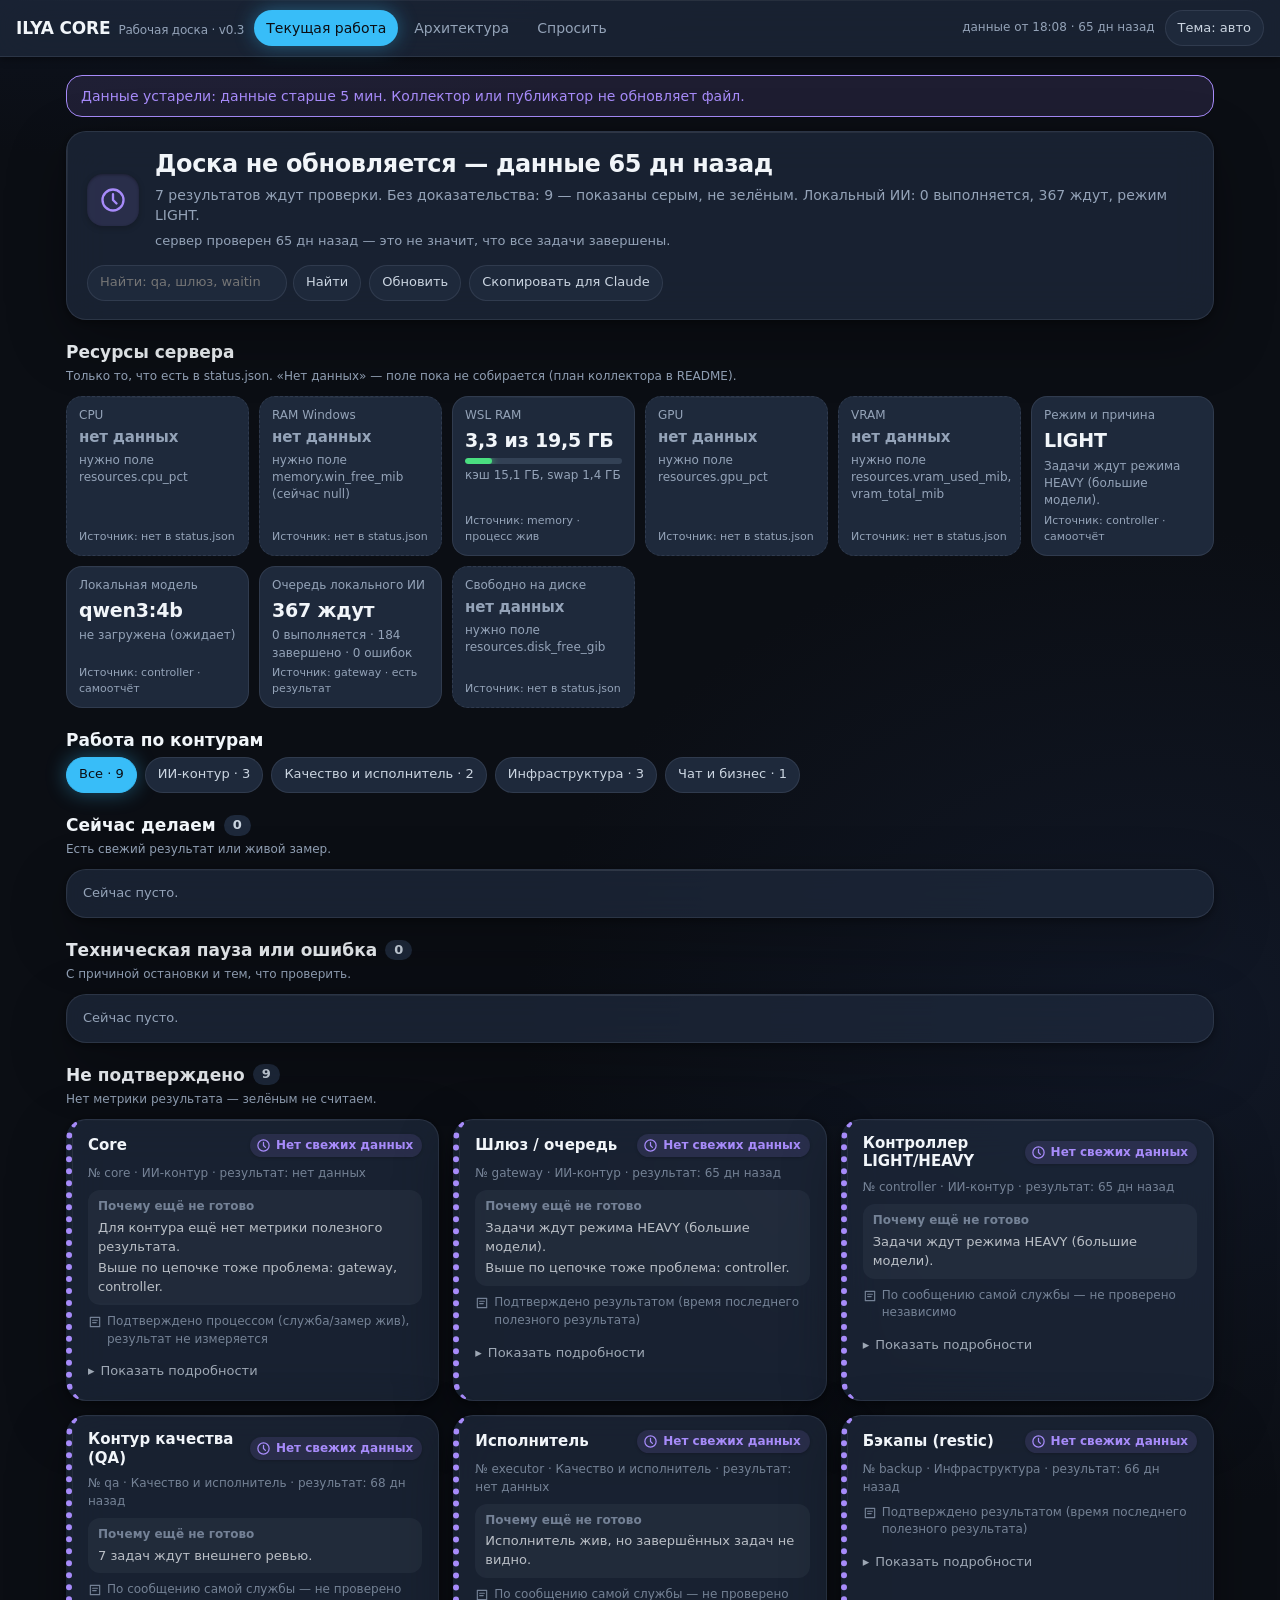
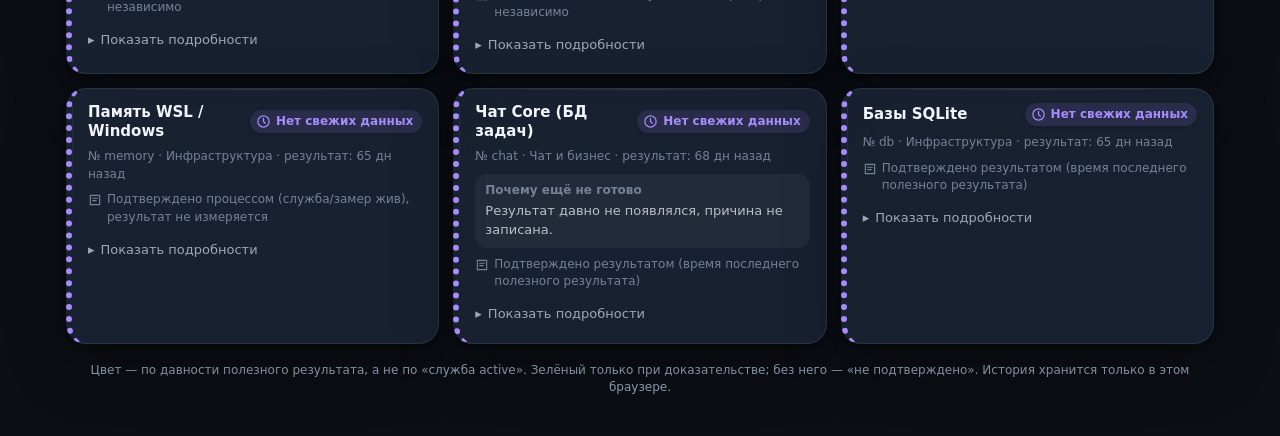
<file: dashboard/redesign/dark-bento/index.html>
<!doctype html>
<html lang="ru"><head><meta charset="utf-8">
<meta name="viewport" content="width=device-width,initial-scale=1,viewport-fit=cover">
<meta http-equiv="Content-Security-Policy" content="default-src 'self'; script-src 'self'; style-src 'self'; img-src 'self' data:; connect-src 'self'; manifest-src 'self'; worker-src 'self'; base-uri 'none'; form-action 'none'">
<meta name="color-scheme" content="light dark">
<meta name="theme-color" content="#fbfaf3" media="(prefers-color-scheme: light)">
<meta name="theme-color" content="#101317" media="(prefers-color-scheme: dark)">
<title>ILYA CORE · Рабочая доска</title>
<link rel="stylesheet" href="styles.css?v=3">
<link rel="stylesheet" href="arch.css?v=4">
<link rel="stylesheet" href="ask.css?v=4">
<link rel="manifest" href="manifest.webmanifest">
<link rel="icon" href="icon.svg" type="image/svg+xml">
<link rel="apple-touch-icon" href="icon-180.png">
</head><body>
<a class="skip" href="#main">К содержимому</a>
<header class="bar">
  <p class="brand">ILYA CORE <small>Рабочая доска · v0.3</small></p>
  <nav class="tabs" aria-label="Вкладки">
    <a class="tab" href="./" aria-current="page">Текущая работа</a>
    <a class="tab" href="#architecture" id="tab-arch">Архитектура</a>
    <a class="tab" href="#ask" id="tab-ask">Спросить</a>
  </nav>
  <span class="upd" id="upd" aria-live="off">данные: —</span>
  <button type="button" class="btn" id="theme" aria-label="Тема оформления">Тема: авто</button>
</header>

<main id="main" tabindex="-1">
  <div id="banner" class="banner" hidden role="alert"></div>

  <section id="overview" class="overview g unknown" aria-labelledby="ov-head">
    <div class="lamp" aria-hidden="true" id="ov-lamp"></div>
    <h2 id="ov-head" aria-live="polite">Загрузка…</h2>
    <p id="ov-sub"></p>
    <p class="honest" id="ov-honest"></p>
    <div class="actions no-print">
      <form class="goto" id="goto" role="search">
        <label class="sr" for="q">Найти карточку</label>
        <input id="q" type="search" placeholder="Найти: qa, шлюз, waiting…" autocomplete="off">
        <button type="submit" class="btn">Найти</button>
      </form>
      <button type="button" class="btn" id="refresh">Обновить</button>
      <button type="button" class="btn" id="copy">Скопировать для Claude</button>
    </div>
  </section>

  <textarea id="export-out" class="export" hidden readonly rows="10" aria-label="Состояние текстом"></textarea>

  <section class="sec" aria-labelledby="res-h">
    <h2 id="res-h">Ресурсы сервера</h2>
    <p class="note">Только то, что есть в status.json. «Нет данных» — поле пока не собирается (план коллектора в README).</p>
    <div class="tiles" id="tiles"></div>
  </section>

  <section class="sec" aria-labelledby="work-h">
    <h2 id="work-h">Работа по контурам</h2>
    <div class="pills no-print" id="chips" role="group" aria-label="Фильтр по контуру"></div>
    <div id="groups"></div>
  </section>

  <section class="sec" id="ask-section" aria-labelledby="ask-section-h">
    <div id="ask-container"></div>
  </section>

  <section class="sec arch" id="architecture" aria-labelledby="arch-h">
    <h2 id="arch-h">Архитектура <span class="n">карта · v0.1</span></h2>
    <p class="note">Связь на карте — возможный путь данных, а не факт выполнения. Свет бежит только по связи с реальным событием
      (результат не старше 15 мин); остальные связи статичны — «нет потока».</p>
    <div class="arch-tools no-print">
      <form class="goto" id="arch-find" role="search">
        <label class="sr" for="arch-q">Найти компонент</label>
        <input id="arch-q" type="search" placeholder="Компонент (Ctrl K): шлюз, restic…" autocomplete="off">
        <button type="submit" class="btn">Найти</button>
      </form>
      <div class="zoom" role="group" aria-label="Масштаб">
        <button type="button" class="btn" id="arch-out" aria-label="Уменьшить">−</button>
        <button type="button" class="btn" id="arch-zoom" aria-label="Сбросить масштаб">100%</button>
        <button type="button" class="btn" id="arch-in" aria-label="Увеличить">+</button>
      </div>
      <button type="button" class="btn" id="arch-anim" aria-pressed="true">Анимация: вкл</button>
    </div>
    <div id="arch-err" class="banner fail" hidden role="alert"></div>
    <div class="arch-body">
      <div class="arch-canvas g"><svg id="arch-svg" role="group" aria-label="Карта компонентов сервера"></svg></div>
      <aside class="arch-panel g" id="arch-panel" aria-live="polite"></aside>
    </div>
    <div class="arch-path g no-print">
      <label for="arch-path">Путь задачи</label>
      <select id="arch-path"></select>
      <button type="button" class="btn" id="arch-show" aria-pressed="false">Показать маршрут</button>
    </div>
    <ul class="legend" aria-label="Легенда">
      <li><span class="st ok">Работает</span></li><li><span class="st warn">Внимание</span></li>
      <li><span class="st fail">Ошибка</span></li><li><span class="st unknown">Нет данных</span></li>
      <li><span class="lg flow"></span>поток по событию</li><li><span class="lg still"></span>нет потока</li>
    </ul>
    <p class="note" id="arch-foot"></p>
  </section>

  <footer class="foot">Цвет — по давности полезного результата, а не по «служба active». Зелёный только при доказательстве;
    без него — «не подтверждено». История хранится только в этом браузере.</footer>
</main>
<script src="logic.js?v=3"></script>
<script src="monitor.js?v=3"></script>
<script src="arch.js?v=4"></script>
<script src="ask.js?v=4"></script>
</body></html>
</file>
<file: dashboard/redesign/dark-bento/styles.css>
/* Доска ILYA CORE — тёмная бенто-тема (refs: docs/design-reference-pinterest-20261003.md строки 7-8).
   Объёмность: слоистые тени + inner highlight + градиент + backdrop-filter + свечение акцентов.
   Анимация наведения: подъём 2–4px, 150–200ms ease-out, без масштаба >1.02. */

/* ---------- Токены: тёмная бенто (по умолчанию) ---------- */
:root{
  color-scheme:dark;
  --bg1:#0B0E14; --bg2:#0F172A; --bg3:#111827; --bg4:#1E293B; --bg5:#334155;
  --glass:rgba(30,41,59,.75);                        /* полупрозрачная карточка */
  --solid:#1E293B;                                   /* непрозрачная поверхность */
  --tx:#F1F5F9; --mut:#94A3B8;                       /* текст: основной/вторичный */
  --bd:rgba(148,163,184,.15);                        /* обводка */
  --focus:#38BDF8;
  --chip:#1E293B; --chip-tx:#CBD5E1;
  --sh-near:0 2px 8px rgba(0,0,0,0.4);               /* ближняя резкая тень */
  --sh-far:0 20px 60px rgba(0,0,0,0.3);              /* дальняя мягкая */
  --sh-hover:0 4px 12px rgba(0,0,0,0.5), 0 24px 80px rgba(0,0,0,0.4);
  --glow:0 0 20px rgba(56,189,248,0.4);              /* свечение акцента */
  /* статусы */
  --ok:#4ADE80;      --ok-bg:rgba(74,222,128,.12);
  --warn:#FBBF24;    --warn-bg:rgba(251,191,36,.12);
  --fail:#F87171;    --fail-bg:rgba(248,113,113,.12);
  --unknown:#94A3B8; --unknown-bg:rgba(148,163,184,.1);
  --stale:#A78BFA;   --stale-bg:rgba(167,139,250,.12);
  --track:#334155;                                   /* дорожка gauge */
  --accent:#38BDF8; --accent-glow:rgba(56,189,248,0.4);  /* бирюзовый */
  --secondary:#E9A568;                               /* оранжевый */
  --r-lg:20px; --r-md:16px; --r-sm:999px;
  --gap:14px;
  --font:system-ui,-apple-system,"Segoe UI",Roboto,"Helvetica Neue",Arial,sans-serif;
  --mono:ui-monospace,"Cascadia Mono","Segoe UI Mono",Consolas,monospace;
  --t-fast:.18s; --t-mid:.35s;
}

/* ---------- Светлая тема: переключатель data-theme=light ---------- */
:root[data-theme=light]{
  color-scheme:light;
  --bg1:#FAFAF9; --bg2:#F5F5F4; --bg3:#E7E5E4; --bg4:#D6D3D1; --bg5:#A8A29E;
  --glass:rgba(255,255,255,.8); --solid:#FFFFFF;
  --tx:#1C1917; --mut:#78716C;
  --bd:rgba(120,113,108,.2); --focus:#2563EB;
  --chip:#F5F5F4; --chip-tx:#44403C;
  --sh-near:0 2px 8px rgba(0,0,0,0.08); --sh-far:0 20px 60px rgba(0,0,0,0.12);
  --sh-hover:0 4px 12px rgba(0,0,0,0.1), 0 24px 80px rgba(0,0,0,0.15);
  --glow:0 0 20px rgba(37,99,235,0.3);
  --ok:#16A34A;      --ok-bg:rgba(22,163,74,.12);
  --warn:#D97706;    --warn-bg:rgba(217,119,6,.12);
  --fail:#DC2626;    --fail-bg:rgba(220,38,38,.12);
  --unknown:#78716C; --unknown-bg:rgba(120,113,108,.1);
  --stale:#7C3AED;   --stale-bg:rgba(124,58,237,.12);
  --track:#E7E5E4;
  --accent:#2563EB; --accent-glow:rgba(37,99,235,0.3);
  --secondary:#EA580C;
}

/* ---------- База ---------- */
*{box-sizing:border-box}
html{-webkit-text-size-adjust:100%}
body{
  margin:0; min-height:100vh; color:var(--tx); background-color:var(--bg1);
  font:15px/1.45 var(--font);
  background:radial-gradient(1200px 600px at 10% -10%,var(--bg2),transparent 60%),
             radial-gradient(900px 700px at 90% 50%,var(--bg3),transparent 70%),
             var(--bg1) fixed;
}
main{max-width:1180px;margin:0 auto;padding:18px 16px 40px}
a{color:inherit}
:focus-visible{outline:3px solid var(--focus);outline-offset:2px;border-radius:8px}
.sr{position:absolute;width:1px;height:1px;overflow:hidden;clip:rect(0 0 0 0);white-space:nowrap}
.ico{width:18px;height:18px;flex:none;fill:none;stroke:currentColor;stroke-width:2;stroke-linecap:round;stroke-linejoin:round}

/* стекло с объёмностью */
.g{
  background:var(--glass); border:1px solid var(--bd); border-radius:var(--r-lg);
  box-shadow:var(--sh-near), var(--sh-far);
  -webkit-backdrop-filter:blur(20px); backdrop-filter:blur(20px);
  position:relative; overflow:hidden;
}
/* inner highlight сверху/слева */
.g::before{
  content:''; position:absolute; top:0; left:0; right:0; height:1px;
  background:linear-gradient(90deg, transparent, rgba(255,255,255,0.1) 50%, transparent);
  pointer-events:none;
}
.g::after{
  content:''; position:absolute; top:0; left:0; bottom:0; width:1px;
  background:linear-gradient(180deg, rgba(255,255,255,0.08), transparent 60%);
  pointer-events:none;
}

/* ---------- Шапка ---------- */
.top{display:flex;align-items:center;gap:12px;flex-wrap:wrap;margin-bottom:var(--gap)}
.top h1{font-size:22px;letter-spacing:-.01em;margin:0;flex:1 1 auto}
.sub{color:var(--mut);font-size:13px}
.btn{
  display:inline-flex;align-items:center;gap:6px;min-height:36px;padding:6px 12px;
  font:inherit;font-size:13px;color:var(--chip-tx);background:var(--chip);
  border:1px solid var(--bd);border-radius:var(--r-sm);cursor:pointer;
  transition:background var(--t-fast),transform var(--t-fast),box-shadow var(--t-fast);
}
.btn:hover{background:var(--glass);transform:translateY(-1px);box-shadow:var(--sh-near)}
.btn:active{transform:scale(.97)}
@media (prefers-reduced-motion:reduce){.btn:hover{transform:none}}

/* баннер устаревших данных / ошибки */
.banner{display:flex;align-items:center;gap:10px;padding:10px 14px;margin-bottom:var(--gap);border-radius:var(--r-md);font-size:14px}
.banner[hidden]{display:none}
.banner.stale{background:var(--stale-bg);color:var(--stale);border:1px solid var(--stale)}
.banner.fail{background:var(--fail-bg);color:var(--fail);border:1px solid var(--fail)}

/* ---------- Блок «здоровье системы» ---------- */
.health{display:grid;grid-template-columns:minmax(200px,260px) 1fr;gap:var(--gap);padding:16px;margin-bottom:var(--gap)}
.gauge{display:flex;flex-direction:column;align-items:center;justify-content:center;text-align:center}
.gauge svg{width:100%;max-width:220px;overflow:visible}
.gauge .trk{fill:none;stroke:var(--track);stroke-width:14;stroke-linecap:round}
.gauge .val{fill:none;stroke:var(--ok);stroke-width:14;stroke-linecap:round;transition:stroke-dasharray .8s ease,stroke var(--t-mid);
  filter:drop-shadow(0 0 8px var(--ok))}
.gauge.warn .val{stroke:var(--warn);filter:drop-shadow(0 0 8px var(--warn))}
.gauge.fail .val{stroke:var(--fail);filter:drop-shadow(0 0 8px var(--fail))}
.gauge.unknown .val,.gauge.stale .val{stroke:var(--unknown);filter:none}
.gauge b{font-size:36px;letter-spacing:-.02em;margin-top:-58px;font-variant-numeric:tabular-nums}
.gauge span{color:var(--mut);font-size:12px;margin-top:8px;max-width:220px}
.kpis{display:grid;grid-template-columns:repeat(auto-fit,minmax(130px,1fr));gap:10px;align-content:start}
.kpi{background:var(--solid);border:1px solid var(--bd);border-radius:var(--r-md);padding:10px 12px;min-height:86px;
  display:flex;flex-direction:column;gap:2px;position:relative;
  transition:transform var(--t-fast),box-shadow var(--t-fast)}
.kpi::before{content:'';position:absolute;top:0;left:0;right:0;height:1px;
  background:linear-gradient(90deg,transparent,rgba(255,255,255,0.06) 50%,transparent);pointer-events:none}
.kpi:hover{transform:translateY(-2px);box-shadow:var(--sh-near)}
@media (prefers-reduced-motion:reduce){.kpi:hover{transform:none}}
.kpi .k{display:flex;align-items:center;gap:6px;color:var(--mut);font-size:12px}
.kpi .v{font-size:26px;font-weight:650;font-variant-numeric:tabular-nums;letter-spacing:-.01em}
.kpi .h{color:var(--mut);font-size:12px}
.kpi.ok .k .ico{color:var(--ok)} .kpi.warn .k .ico{color:var(--warn)}
.kpi.fail .k .ico{color:var(--fail)} .kpi.unknown .k .ico{color:var(--unknown)}

/* фильтры-пилюли */
.pills{display:flex;flex-wrap:wrap;gap:8px;margin:0 0 var(--gap)}
.pills .btn[aria-pressed=true]{background:var(--accent);color:var(--bg1);border-color:var(--accent);box-shadow:var(--glow)}

/* ---------- Сетка карточек бенто ---------- */
.grid{display:grid;grid-template-columns:repeat(auto-fill,minmax(290px,1fr));gap:var(--gap)}
.card{
  position:relative;padding:14px 16px 12px;display:flex;flex-direction:column;gap:8px;
  border-left:6px solid var(--unknown);
  transition:box-shadow var(--t-fast),transform 200ms ease-out;
  animation:in var(--t-mid) ease both;
}
.grid.settled .card{animation:none}
.card:hover{box-shadow:var(--sh-hover);transform:translateY(-3px)}
@media (prefers-reduced-motion:reduce){.card:hover{transform:translateY(-1px)}}
.card.ok{border-left-color:var(--ok)} .card.warn{border-left-color:var(--warn)}
.card.fail{border-left-color:var(--fail)} .card.unknown{border-left-color:var(--unknown);border-left-style:dashed}
.card.stale{border-left-color:var(--stale);border-left-style:dotted}
.card.stale>*:not(.head){opacity:.75}
.head{display:flex;align-items:center;gap:10px}
.head .kico{width:34px;height:34px;border-radius:10px;display:grid;place-items:center;background:var(--chip);color:var(--chip-tx);flex:none}
.head .t{font:inherit;margin:0;font-weight:650;flex:1 1 auto;line-height:1.25}

/* статус-пилюля с объёмным свечением */
.st{display:inline-flex;align-items:center;gap:5px;padding:3px 9px 3px 6px;border-radius:var(--r-sm);font-size:12px;font-weight:600;white-space:nowrap;
  box-shadow:0 1px 3px rgba(0,0,0,0.2)}
.st .ico{width:15px;height:15px}
.st.ok{color:var(--ok);background:var(--ok-bg);box-shadow:0 0 12px rgba(74,222,128,0.3)}
.st.warn{color:var(--warn);background:var(--warn-bg);box-shadow:0 0 12px rgba(251,191,36,0.3)}
.st.fail{color:var(--fail);background:var(--fail-bg);box-shadow:0 0 12px rgba(248,113,113,0.3)}
.st.unknown{color:var(--unknown);background:var(--unknown-bg)}
.st.stale{color:var(--stale);background:var(--stale-bg)}
.card.fail .st{animation:pulse 2.4s ease-in-out infinite}

.rows{display:grid;grid-template-columns:auto 1fr;gap:4px 12px;font-size:13px;margin:0}
.rows dt{color:var(--mut)} .rows dd{margin:0;text-align:right;font-variant-numeric:tabular-nums}
.wait{display:inline-flex;align-items:center;gap:4px;color:var(--warn);font-weight:600}
.src{display:inline-flex;align-items:center;gap:4px}
.det{display:flex;flex-wrap:wrap;gap:6px;margin-top:2px}
.chip{font-size:12px;padding:2px 8px;border-radius:8px;background:var(--chip);color:var(--chip-tx);font-family:var(--mono)}
.note{font-size:12px;color:var(--mut)}

/* скелет загрузки */
.skel{min-height:150px;background:linear-gradient(90deg,var(--chip) 0,var(--glass) 50%,var(--chip) 100%);background-size:200% 100%;animation:shimmer 1.4s linear infinite;border-left-color:transparent}
.empty{grid-column:1/-1;display:flex;flex-direction:column;align-items:center;gap:8px;padding:36px 16px;text-align:center;color:var(--mut)}
.empty .ico{width:48px;height:48px;stroke-width:1.5;color:var(--unknown)}
.empty b{color:var(--tx);font-size:16px}

.foot{margin-top:18px;color:var(--mut);font-size:12px;text-align:center}

/* ==================== Итоговая доска ==================== */
body{background-color:var(--bg1)}
.skip{position:absolute;left:-999px;top:8px;z-index:20;padding:10px 14px;background:var(--solid);color:var(--tx);border-radius:10px}
.skip:focus{left:12px}

/* закреплённая шапка с backdrop-filter */
.bar{position:sticky;top:0;z-index:10;display:flex;align-items:center;gap:10px;flex-wrap:wrap;
  padding:10px 16px;padding-top:max(10px,env(safe-area-inset-top));border-bottom:1px solid var(--bd);
  background:var(--glass);-webkit-backdrop-filter:blur(20px);backdrop-filter:blur(20px);
  box-shadow:var(--sh-near)}
.bar::before{content:'';position:absolute;top:0;left:0;right:0;height:1px;
  background:linear-gradient(90deg,transparent,rgba(255,255,255,0.08) 50%,transparent);pointer-events:none}
.brand{display:flex;align-items:baseline;gap:8px;margin:0;font-size:17px;font-weight:700;letter-spacing:-.01em}
.brand small{color:var(--mut);font-weight:500;font-size:12px}
.tabs{display:flex;gap:4px;flex:1 1 auto}
.tab{display:inline-flex;align-items:center;min-height:36px;padding:6px 12px;border-radius:var(--r-sm);text-decoration:none;font-size:14px;color:var(--mut);
  transition:background var(--t-fast),color var(--t-fast)}
.tab[aria-current=page]{background:var(--accent);color:var(--bg1);box-shadow:var(--glow)}
.upd{font-size:12px;color:var(--mut);font-variant-numeric:tabular-nums}

/* обзор: фраза-итог с объёмной лампой */
.overview{padding:18px 20px;margin-bottom:var(--gap);display:grid;grid-template-columns:auto 1fr;gap:6px 16px;align-items:center}
.overview .lamp{width:52px;height:52px;border-radius:16px;display:grid;place-items:center;grid-row:span 3;background:var(--unknown-bg);color:var(--unknown);
  box-shadow:inset 0 1px 3px rgba(0,0,0,0.3), 0 2px 6px rgba(0,0,0,0.2)}
.overview .lamp .ico{width:28px;height:28px}
.overview.ok .lamp{background:var(--ok-bg);color:var(--ok);box-shadow:inset 0 1px 3px rgba(0,0,0,0.3), 0 0 16px rgba(74,222,128,0.4)}
.overview.warn .lamp{background:var(--warn-bg);color:var(--warn);box-shadow:inset 0 1px 3px rgba(0,0,0,0.3), 0 0 16px rgba(251,191,36,0.4)}
.overview.fail .lamp{background:var(--fail-bg);color:var(--fail);box-shadow:inset 0 1px 3px rgba(0,0,0,0.3), 0 0 16px rgba(248,113,113,0.4)}
.overview.stale .lamp{background:var(--stale-bg);color:var(--stale)}
.overview h2{margin:0;font-size:24px;letter-spacing:-.015em;line-height:1.2}
.overview p{margin:0;color:var(--mut);font-size:14px}
.overview .honest{font-size:13px}
.actions{display:flex;flex-wrap:wrap;gap:8px;grid-column:1/-1;margin-top:8px}
.goto{display:inline-flex;gap:6px;align-items:center}
.goto input{min-height:36px;width:200px;max-width:100%;padding:6px 12px;font:inherit;font-size:13px;color:var(--tx);background:var(--solid);border:1px solid var(--bd);border-radius:var(--r-sm)}

/* разделы */
.sec{margin:0 0 var(--gap)}
.sec>h2{display:flex;align-items:center;gap:8px;font-size:17px;margin:20px 0 4px}
.sec>h2 .n{font-size:13px;font-weight:600;padding:1px 9px;border-radius:var(--r-sm);background:var(--chip);color:var(--chip-tx)}
.sec>p.note{margin:0 0 10px}

/* плитки ресурсов бенто */
.tiles{display:grid;grid-template-columns:repeat(auto-fill,minmax(170px,1fr));gap:10px}
.tile{background:var(--solid);border:1px solid var(--bd);border-radius:var(--r-md);padding:10px 12px;display:flex;flex-direction:column;gap:3px;min-height:92px;
  position:relative;transition:transform 150ms ease-out,box-shadow 150ms ease-out}
.tile::before{content:'';position:absolute;top:0;left:0;right:0;height:1px;
  background:linear-gradient(90deg,transparent,rgba(255,255,255,0.05) 50%,transparent);pointer-events:none}
.tile:hover{transform:translateY(-2px);box-shadow:var(--sh-near)}
@media (prefers-reduced-motion:reduce){.tile:hover{transform:none}}
.tile .k{color:var(--mut);font-size:12px}
.tile .v{font-size:19px;font-weight:650;font-variant-numeric:tabular-nums;letter-spacing:-.01em;overflow-wrap:anywhere}
.tile .h{color:var(--mut);font-size:12px}
.tile .s{color:var(--mut);font-size:11px;margin-top:auto}
.tile.none{border-style:dashed}
.tile.none .v{font-size:15px;color:var(--unknown);font-weight:600}
.meter{height:6px;border-radius:6px;background:var(--track);overflow:hidden}
.meter i{display:block;height:100%;background:var(--ok);border-radius:6px;filter:drop-shadow(0 0 4px var(--ok))}
.meter.warn i{background:var(--warn);filter:drop-shadow(0 0 4px var(--warn))}
.meter.fail i{background:var(--fail);filter:drop-shadow(0 0 4px var(--fail))}

/* карточка: «почему ещё не готово», источник, подробности */
.why{border-radius:12px;padding:8px 10px;background:var(--warn-bg);color:var(--tx);font-size:13px;display:flex;flex-direction:column;gap:3px}
.card.fail .why{background:var(--fail-bg)}
.card.unknown .why,.card.stale .why{background:var(--unknown-bg)}
.why b{font-size:12px;color:var(--mut);font-weight:600}
.why code{font-family:var(--mono);font-size:12px;overflow-wrap:anywhere}
.provenance{font-size:12px;color:var(--mut);display:flex;gap:5px;align-items:flex-start}
.provenance .ico{width:14px;height:14px;margin-top:2px}
.card .num{font-family:var(--mono);font-size:12px;color:var(--mut)}
.card .fact{font-size:12px;color:var(--mut);font-variant-numeric:tabular-nums}
details.more>summary{cursor:pointer;font-size:13px;color:var(--chip-tx);min-height:32px;display:flex;align-items:center;list-style:none}
details.more>summary::before{content:"▸";margin-right:6px;transition:transform var(--t-fast)}
details.more[open]>summary::before{transform:rotate(90deg)}
details.more>summary::-webkit-details-marker{display:none}
.card.hit{outline:3px solid var(--focus);outline-offset:2px}
.empty-sec{padding:14px 16px;color:var(--mut);font-size:13px}
.export{width:100%;font-family:var(--mono);font-size:12px;padding:10px;border-radius:12px;border:1px solid var(--bd);background:var(--solid);color:var(--tx);margin-bottom:var(--gap)}
.export[hidden]{display:none}
.offline{background:var(--stale-bg);color:var(--stale);border:1px solid var(--stale)}

/* ---------- Анимации ---------- */
@keyframes in{from{opacity:0;transform:translateY(6px)}to{opacity:1;transform:none}}
@keyframes pulse{0%,100%{box-shadow:0 0 0 0 transparent}50%{box-shadow:0 0 0 4px var(--fail-bg)}}
@keyframes shimmer{to{background-position:-200% 0}}
@media (prefers-reduced-motion:reduce){
  *,*::before,*::after{animation:none!important;transition:none!important}
}

/* ---------- Адаптив ---------- */
@media (max-width:620px){
  .health{grid-template-columns:1fr}
  .top h1{font-size:19px}
  .kpi .v{font-size:22px}
  .btn,.tab,details.more>summary,.goto input{min-height:48px}
  .btn{padding:10px 14px}
  .overview{grid-template-columns:1fr;padding:16px}
  .overview .lamp{grid-row:auto;width:44px;height:44px}
  .overview h2{font-size:20px}
  .grid{grid-template-columns:1fr}
  .tiles{grid-template-columns:repeat(2,minmax(0,1fr))}
  .brand small{display:none}
  .goto,.goto input{width:100%}
  .goto input{flex:1 1 auto}
  main{padding-bottom:max(40px,env(safe-area-inset-bottom))}
}

/* ---------- Печать: без стекла, чёрный по белому ---------- */
@media print{
  :root,:root[data-theme=light]{
    --tx:#000;--mut:#333;--solid:#fff;--glass:#fff;--chip:#f1f1f1;--chip-tx:#000;--bd:#bbb;--track:#ddd;
    --ok:#145c37;--warn:#6b4000;--fail:#9e1c21;--unknown:#444;--stale:#4b2f96;
    --ok-bg:#fff;--warn-bg:#fff;--fail-bg:#fff;--unknown-bg:#fff;--stale-bg:#fff;
  }
  body{background:#fff}
  .g{box-shadow:none;-webkit-backdrop-filter:none;backdrop-filter:none;background:#fff}
  .st{border:1px solid currentColor}
  .card{break-inside:avoid}
  .no-print,.pills{display:none!important}
  main{max-width:none;padding:0}
}
@media (forced-colors:active){
  .card{border-left-color:CanvasText} .st{border:1px solid CanvasText}
}
</file>
<file: dashboard/redesign/dark-bento/arch.css>
/* Вкладка «Архитектура» (D5b). Только токены из styles.css, без своих цветов. */

/* Переключение вкладок: по hash (#architecture) arch.js ставит body[data-view]. */
body[data-view=work] #architecture{display:none}
body[data-view=arch] main>section:not(#architecture),
body[data-view=arch] #export-out,
body[data-view=arch] .foot{display:none}

.arch-tools{display:flex;flex-wrap:wrap;gap:10px;align-items:center;margin:0 0 10px}
.arch-tools .goto{flex:1 1 280px}
.zoom{display:inline-flex;gap:4px}
.zoom .btn{min-width:40px;justify-content:center}

.arch-body{display:grid;grid-template-columns:minmax(0,1fr) 320px;gap:var(--gap);align-items:start}
.arch-canvas{overflow:auto;padding:10px;border-radius:var(--r-lg);max-height:78vh}
.arch-canvas svg{display:block;max-width:none}
.arch-panel{padding:16px;border-radius:var(--r-lg);position:sticky;top:10px;font-size:14px}
.arch-panel h3{margin:0 0 4px;font-size:17px}
.arch-panel h4{margin:14px 0 6px;font-size:14px}
.arch-panel .st{margin:6px 0}
.arch-panel .why-n{margin:6px 0;color:var(--tx)}
.arch-panel .kv{display:grid;grid-template-columns:auto 1fr;gap:6px 10px;margin:10px 0 0}
.arch-panel dt{color:var(--mut)}
.arch-panel dd{margin:0;overflow-wrap:anywhere}
.arch-panel code{font-family:var(--mono);font-size:12px}
.arch-panel .links{margin:0;padding-left:18px;color:var(--tx)}
.arch-panel .links li{margin:3px 0}
.arch-panel .links li.flow{font-weight:600}

/* узлы */
.node{cursor:pointer;outline:none}
.node rect{fill:var(--solid);stroke:var(--bd);stroke-width:1.5;transition:stroke var(--t-fast),opacity var(--t-mid)}
.node .t{font:600 14px var(--font);fill:var(--tx)}
.node .s{font:600 12px var(--font)}
.node .m{font:12px var(--font);fill:var(--mut)}
.node.ok .dot,.node.ok .s{fill:var(--ok)}     .node.ok rect{stroke:var(--ok)}
.node.warn .dot,.node.warn .s{fill:var(--warn)} .node.warn rect{stroke:var(--warn)}
.node.fail .dot,.node.fail .s{fill:var(--fail)} .node.fail rect{stroke:var(--fail)}
.node.unknown .dot,.node.unknown .s{fill:var(--unknown)}
.node.stale .dot,.node.stale .s{fill:var(--stale)} .node.stale rect{stroke:var(--stale)}
.node:hover rect{stroke-width:2.5}
.node:focus-visible rect,.node.sel rect{stroke:var(--focus);stroke-width:3}
.node.hit rect{stroke:var(--focus);stroke-dasharray:6 3;stroke-width:2.5}
.node.dim{opacity:.35}
.node.on rect{stroke:var(--focus);stroke-width:3}

/* связи: статичная — пунктир; поток — бегущий штрих (только по реальному событию) */
.edge{stroke:var(--mut);stroke-width:1.6;fill:none}
.edge.still{stroke-dasharray:3 5;opacity:.7}
.edge.flow{stroke:var(--ok);stroke-width:2.6;stroke-dasharray:10 8;animation:flow 1.2s linear infinite}
.edge.dim{opacity:.18}
.edge.on{stroke:var(--focus);stroke-width:3.4;opacity:1}
.arr{fill:var(--mut)}
.anim-off .edge.flow{animation:none}
@keyframes flow{to{stroke-dashoffset:-36}}

.arch-path{display:flex;flex-wrap:wrap;align-items:center;gap:10px;padding:12px 16px;margin:var(--gap) 0 8px;border-radius:var(--r-lg)}
.arch-path label{font-weight:600}
.arch-path select{font:inherit;font-size:13px;min-height:36px;padding:4px 10px;color:var(--tx);background:var(--solid);border:1px solid var(--bd);border-radius:10px;max-width:100%}

.legend{display:flex;flex-wrap:wrap;gap:8px 14px;list-style:none;padding:0;margin:6px 0;font-size:12px;color:var(--mut);align-items:center}
.legend li{display:inline-flex;align-items:center;gap:6px}
.lg{display:inline-block;width:28px;height:0;border-top:3px dashed var(--mut)}
.lg.flow{border-top-color:var(--ok)}
.lg.still{border-top-width:2px;border-top-style:dotted}

@media (prefers-reduced-motion:reduce){ .edge.flow{animation:none;stroke-dasharray:none} }

@media (max-width:900px){
  .arch-body{grid-template-columns:1fr}
  .arch-panel{position:static}
}
@media (max-width:620px){
  .arch-path select{min-height:48px;flex:1 1 100%}
  .zoom .btn{min-width:48px}
}
@media print{ .edge.flow{animation:none} .arch-canvas{max-height:none;overflow:visible} }
</file>
<file: dashboard/redesign/dark-bento/ask.css>
/* ask.css — вкладка «Спросить» (B25). Цвета только из переменных styles.css: обе темы. */
body:not([data-view=ask]) #ask-section{display:none}
body[data-view=ask] main>section:not(#ask-section),
body[data-view=ask] #export-out,
body[data-view=ask] .foot{display:none}

#ask-section{max-width:860px}
.ask-hint{color:var(--mut);margin:0 0 12px;font-size:14px}
.ask-form{padding:16px;border-radius:var(--r-lg);display:grid;gap:10px}
.ask-label{font-weight:600}
.ask-input{font:inherit;font-size:16px;width:100%;box-sizing:border-box;min-height:96px;padding:10px 12px;
  color:var(--tx);background:var(--solid);border:1px solid var(--bd);border-radius:var(--r-md);resize:vertical}
.ask-input:focus-visible{outline:3px solid var(--focus);outline-offset:1px}
.ask-examples{display:flex;flex-wrap:wrap;gap:8px}
.ask-ex{font-size:13px}
.ask-row{display:flex;align-items:center;justify-content:flex-end;gap:12px}
.ask-counter{color:var(--mut);font-size:13px;font-family:var(--mono)}
.ask-counter.over{color:var(--fail)}
.ask-send{font-weight:600}
.ask-msg{margin:0;min-height:1.3em;font-size:14px;color:var(--mut)}
.ask-hist-h{margin:20px 0 8px;font-size:16px}
.ask-list{list-style:none;margin:0;padding:0;display:grid;gap:10px}
.ask-item{padding:14px 16px;border-radius:var(--r-lg)}
.ask-empty{color:var(--mut)}
.ask-top{display:flex;justify-content:space-between;align-items:center;gap:8px}
.ask-time{color:var(--mut);font-size:12px}
.ask-q{margin:8px 0 0;font-weight:600;overflow-wrap:anywhere}
.ask-a{margin:8px 0 0;white-space:pre-wrap;overflow-wrap:anywhere;line-height:1.45}
.ask-src{margin:6px 0 0;font-size:12px;color:var(--mut);overflow-wrap:anywhere}
.ask-clear{margin-top:12px}
.ask-clear[hidden]{display:none}

@media (max-width:640px){
  .ask-form .btn,.ask-clear{min-height:48px}
  .ask-ex{flex:1 1 100%;text-align:left}
  .ask-send{flex:1 1 auto}
}
@media (prefers-reduced-motion:reduce){.ask-form .btn{transition:none}}
</file>
